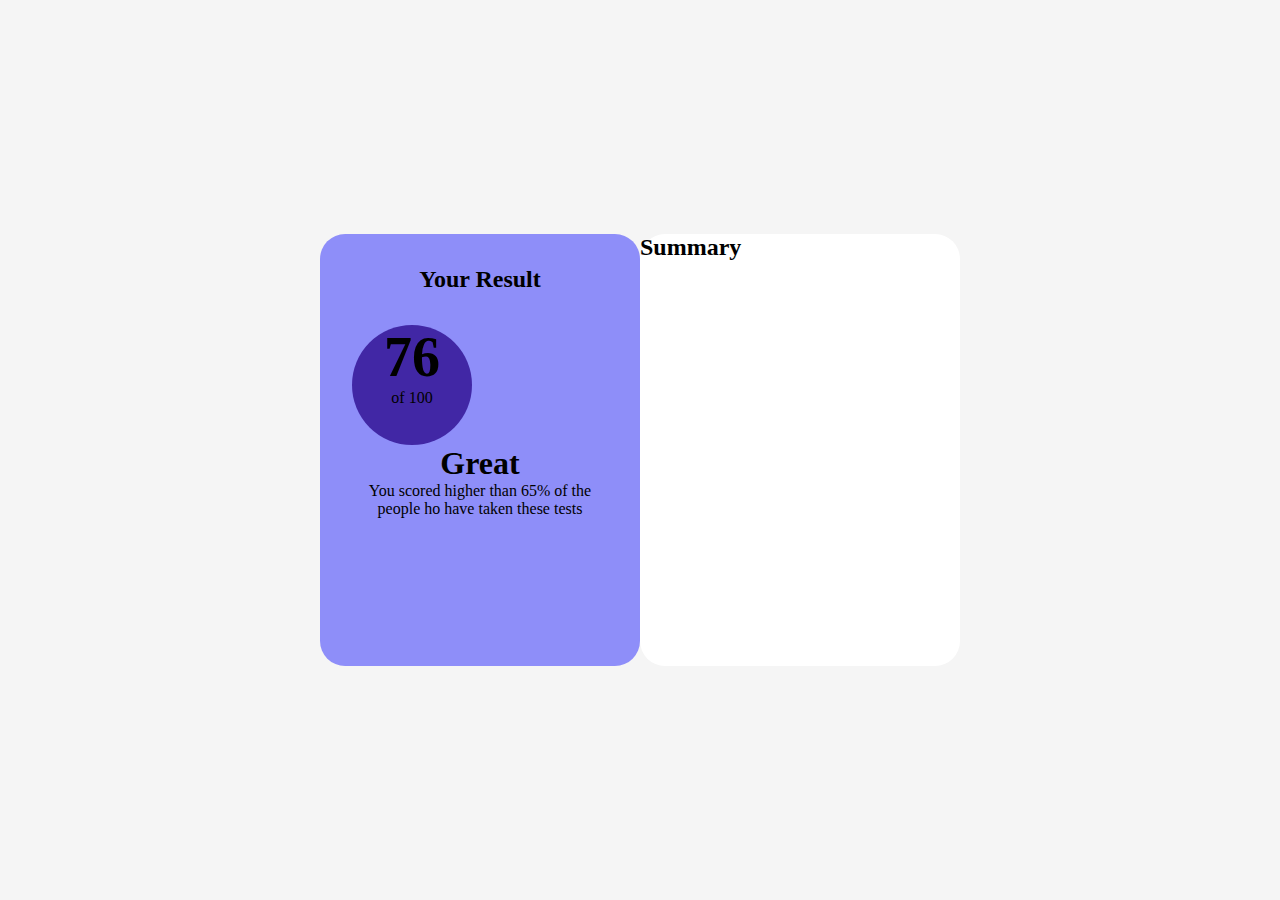
<file: index.html>
<!DOCTYPE html>
<html lang="en">
<head>
    <meta charset="UTF-8">
    <meta name="viewport" content="width=, initial-scale=1.0">
    <title>Document</title>
    <link rel="stylesheet" href="./style.css">
</head>
<body>
    <!-- The Whole Container -->
    <section class="mainbox">
        <!-- 1st half of the container -->
        <div class="mainboxA">
            <div class="heading">
                <h2>Your Result</h2>
            </div>
            <div class="mainboxAcircle">
            <h1>76</h1>
            <p>of 100</p>
            </div>
            <div>
                <h1>Great</h1>
            </div>
            <div>
                <p>You scored higher than 65% of the people ho have taken these tests</p>
            </div>
        </div>

        <!-- 2nd half of the container -->
        <div class="mainboxB">
            <div class="mainboxBlist">
                <h2>Summary</h2>
            </div>
            <div class="listB">
              
            </div>
        </div>
    </section>
</body>
</html>
</file>
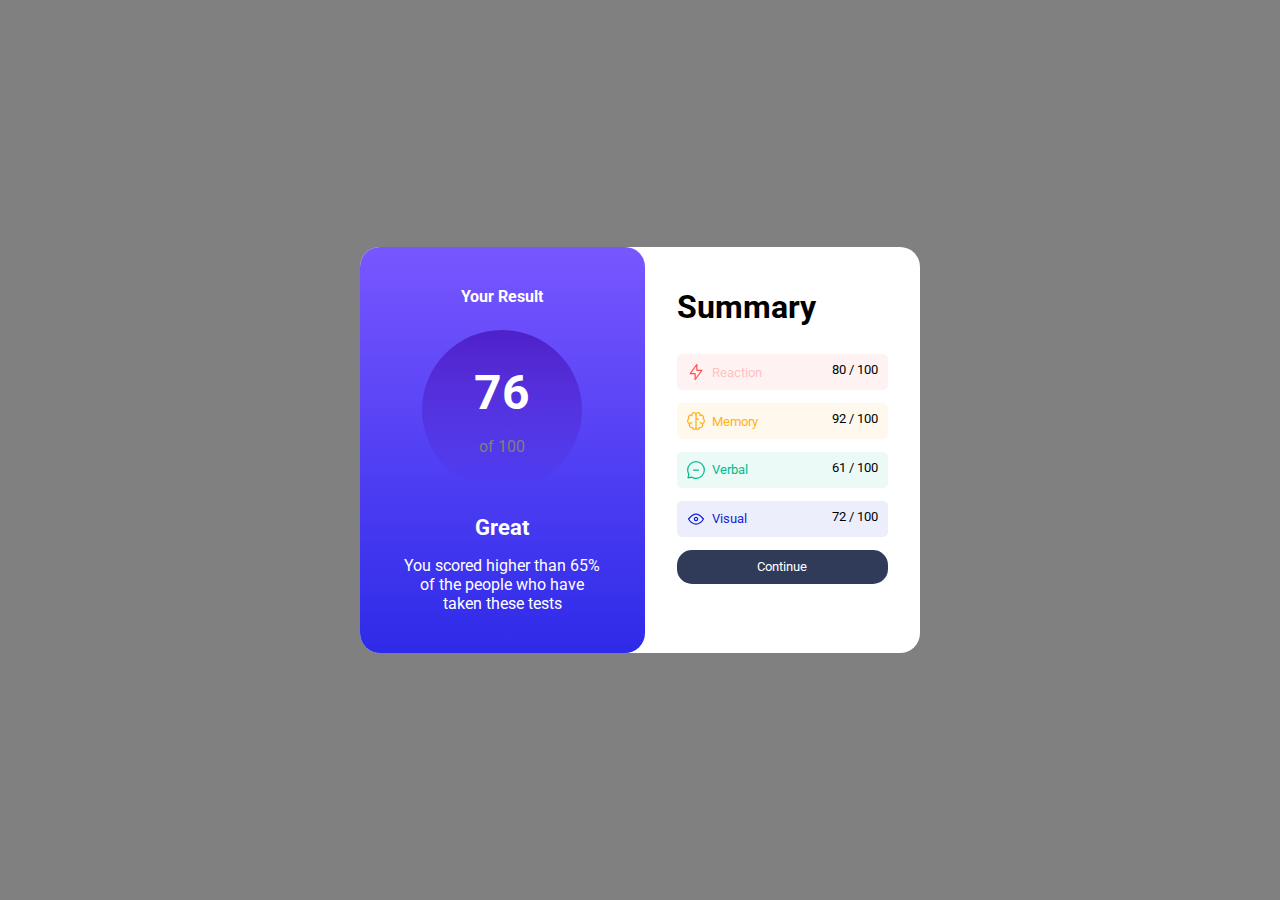
<file: CLASS ASSIGN./index.html>
<!DOCTYPE html>
<html lang="en">
<head>
  <meta charset="UTF-8">
  <meta name="viewport" content="width=device-width, initial-scale=1.0"> <!-- displays site properly based on user's device -->

  <link rel="icon" type="image/png" sizes="32x32" href="./assets/images/favicon-32x32.png">
  
  <title>Frontend Mentor | Results summary component</title>

  <!-- Feel free to remove these styles or customise in your own stylesheet 👍 -->
  <style>
    .attribution { font-size: 11px; text-align: center; }
    .attribution a { color: hsl(228, 45%, 44%); }
  </style>
  <link rel="preconnect" href="https://fonts.googleapis.com">
  <link rel="preconnect" href="https://fonts.gstatic.com" crossorigin>
  <link href="https://fonts.googleapis.com/css2?family=Roboto:ital,wght@0,100;0,300;0,400;0,500;0,700;0,900;1,100;1,300;1,400;1,500;1,700;1,900&display=swap" rel="stylesheet">
<link rel="stylesheet" href="./styleforDD.css">
</head>
<body>
   <!-- The Whole Container -->
 <section class="maincontainer">
    <!-- subcontainer -->
    <div class="subContainer">
      <!-- first div -->
      <div class="contentBlue">
        <h1 class="header1">Your Result</h1>
        <div class="blueCircle">
          <span class="blueCircleHeader">76</span>
          <span class="blueCircleText">of 100</span>
        </div>
        <div class="bottomSection">
          <h2 class="header2">Great</h2>
          <p class="bottomtext">You scored higher than 65% of the people who have taken these tests</p>
        </div>
            </div>
              
            <!-- second div -->
      <div class="contentWhite">
        <h1>Summary</h1>
        <div class="summaryContents">
          <div class="summaryFlex">
            <span class="summaryAlign" style="color: #F555;">
              <img src="./images/icon-reaction.svg" alt=""> Reaction
            </span>
            <p>80 <span class="numberColor">/ 100</span></p>
          </div>

          <div class="summaryFlex">
            <span class="summaryAlign" style="color: #FFB21E;">
              <img src="./images/icon-memory.svg" alt=""> Memory
            </span>
            <p>92 <span class="numberColor">/ 100</span></p>
          </div>

          <div class="summaryFlex">
            <span class="summaryAlign" style="color: #00BB8F;">
              <img src="./images/icon-verbal.svg" alt=""> Verbal
            </span>
            <p>61 <span class="numberColor">/ 100</span></p>
          </div>

          <div class="summaryFlex">
            <span class="summaryAlign" style="color: #1125D6;">
              <img src="./images/icon-visual.svg" alt=""> Visual
            </span>
            <p>72 <span class="numberColor">/ 100</span></p>
          </div>
          <button class="summary-btn">Continue</button>

        </div>
        </div>
      </div>
      </section>



</body>
</html>
</file>
<file: style.css>
*{
    margin: 0;
    padding: 0;
    box-sizing: border-box;
}
.mainboxA{
    width: 20rem;
    height: 27rem;
    border-radius: 25px;
    background-color: rgba(0, 0, 255, 0.419);
    text-align: center;
    padding: 2rem;
}
.mainboxB{
    width: 20rem;
    height: 27rem;
    background-color: white;
    border-radius: 25px;
}
.mainboxAcircle{
    background-color: rgba(43, 10, 141, 0.785);
    width: 120px;
    height: 120px;
    border-radius: 100%;
    /* line-height: 70px; */
    /* display: flex; */
    /* flex-direction: column; */
}
.heading h2{
    padding-bottom: 2rem;
}
.mainboxAcircle h1{
    /* margin-top: 1rem; */
    font-size: 3.5rem;
    text-align: center;
}
.mainboxAcircle p{
    font-size: 1rem
    padding-bottom: 9rem;
}
.mainbox{
    display: flex;
    justify-content: center;
    background-color: whitesmoke;
    width: 100%;
    max-width: 1440px;
    height: 100vh;
    align-items: center;
    margin: auto;
}
.listB li{
    list-style-type: none;
}
</file>
<file: CLASS ASSIGN./styleforDD.css>
:root{
    /* ## Gradients */

--Light-slate-blue: hsl(252, 100%, 67%);
--Light-royal-blue: hsl(241, 81%, 54%);

--Violet-blue: hsla(256, 72%, 46%, 1);
--Persian-blue: hsla(241, 72%, 46%, 0);

/* ### Neutral */

--White: hsl(0, 0%, 100%);
--Pale-blue: hsl(221, 100%, 96%);
--Light-lavender: hsl(241, 100%, 89%);
--Dark-gray-blue: hsl(224, 30%, 27%);
}


*{
    margin: 0;
    padding: 0;
    box-sizing: border-box;
    font-family: 'Roboto', sans-serif;
}

/* containers */
.maincontainer{
    width: 100%;
    height: 100vh;
    background-color: grey;
    display: flex;
    justify-content: center;
    align-items: center;
}
.subContainer{
    height: auto;
    display: flex;
    flex-direction: row;
    justify-content: center;
    align-items: center;
    width: 35rem;
    background-color: white;
    border-radius: 20px;
}

/*  blue div*/
.contentBlue{
    background:linear-gradient(to bottom, var(--Light-slate-blue), var(--Light-royal-blue));
    text-align: center;
    padding: 2.5rem;
    color: white;
    border-radius: 20px;
    width: 100%;
}
.header1{
font-size: 1rem;
margin-bottom: 1rem;
}
.blueCircleHeader{
    font-size: 3rem;
    font-weight: bold;
}
.blueCircleText{
    color: gray;
}
.blueCircle{
    /* display: inline-block; */
    width: 10rem;
    height: 10rem;
    padding: 1rem;
    border-radius: 50%;
    margin: 1.5rem auto;
    display: flex;
    flex-direction: column;
    justify-content: center;
    align-items: center;
    /* margin-bottom: 1rem; */
    background: linear-gradient(to bottom, var(--Violet-blue), var(--Persian-blue));
    gap: 1rem;
}

.bottomSection{

}
.header2{
font-size: 1.4rem;
margin-bottom: 1rem;
}
.bottomText{
    font-size: .9rem;
    color: lightgray;
}

/* White section */
.contentWhite{
    width: 100%;
    padding: 0 2rem;
}
.summaryContents{
    display: flex;
    gap: .8rem;
    margin: 1.8rem 0;
    font-size: .8rem;
    flex-direction: column;
}
.summaryFlex{
    display: flex;
    width: 100%;
    justify-content: space-between;
    padding: .5rem .6rem;
    border-radius: 5px;
}
.summaryAlign{
    display: flex;
    align-items: center;
    gap: 6px;
}
.summaryContents div:nth-child(1){
    background-color: rgba(255, 85, 85, 0.079);
}
.summaryContents div:nth-child(2){
    background-color:hsla(39, 100%, 56%, 0.079);
}
.summaryContents div:nth-child(3){
    background-color: hsla(166, 100%, 37%, 0.079);
}
.summaryContents div:nth-child(4){
    background-color: hsla(234, 85%, 45%, 0.079);
}
.summary-btn{
    background-color: var(--Dark-gray-blue);
    cursor: pointer;
    border: none;
    border-radius: 15px;
    color: white;
    padding: .6rem;
    width: 100%;
}
.summary-btn:hover{
    background-color: var(--Light-royal-blue);
}

/* Result Media Query */

@media (max-width: 475px){
    .subContainer{
        flex-direction: column;
    }
}
</file>
